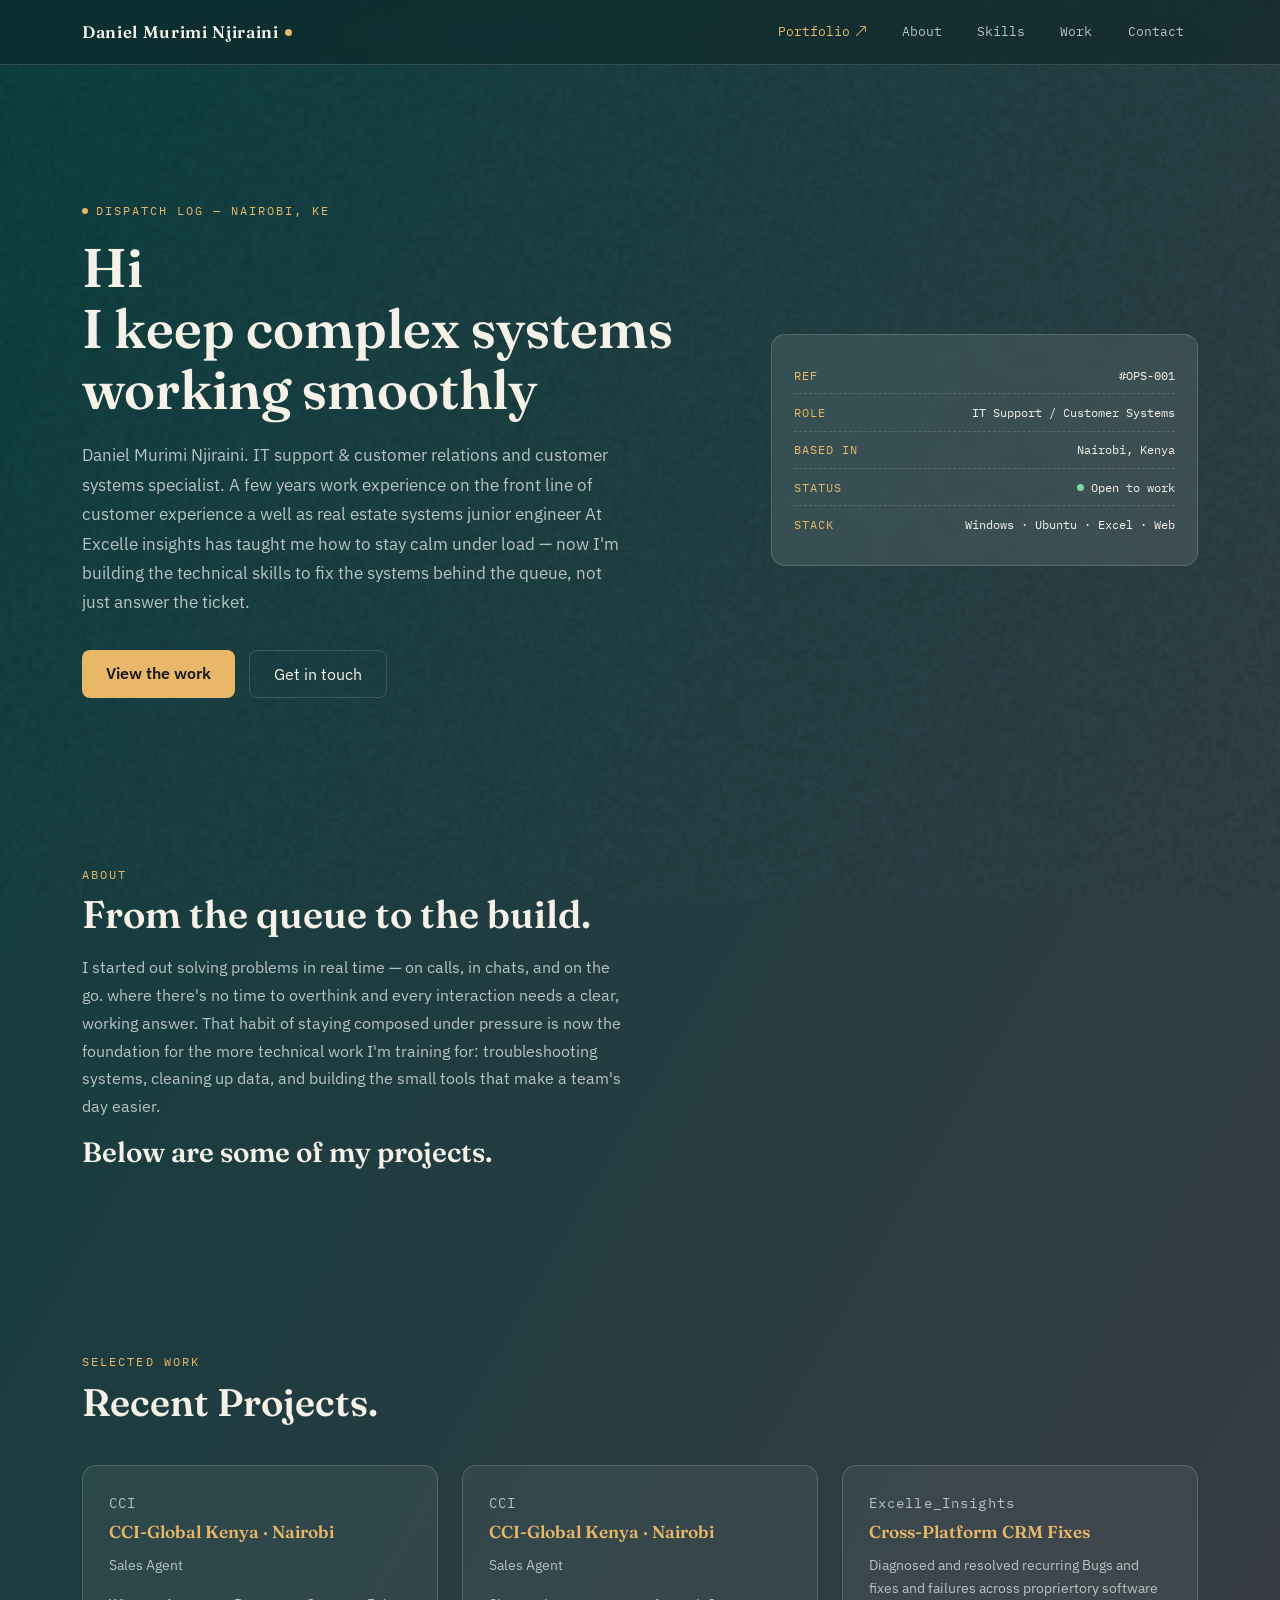
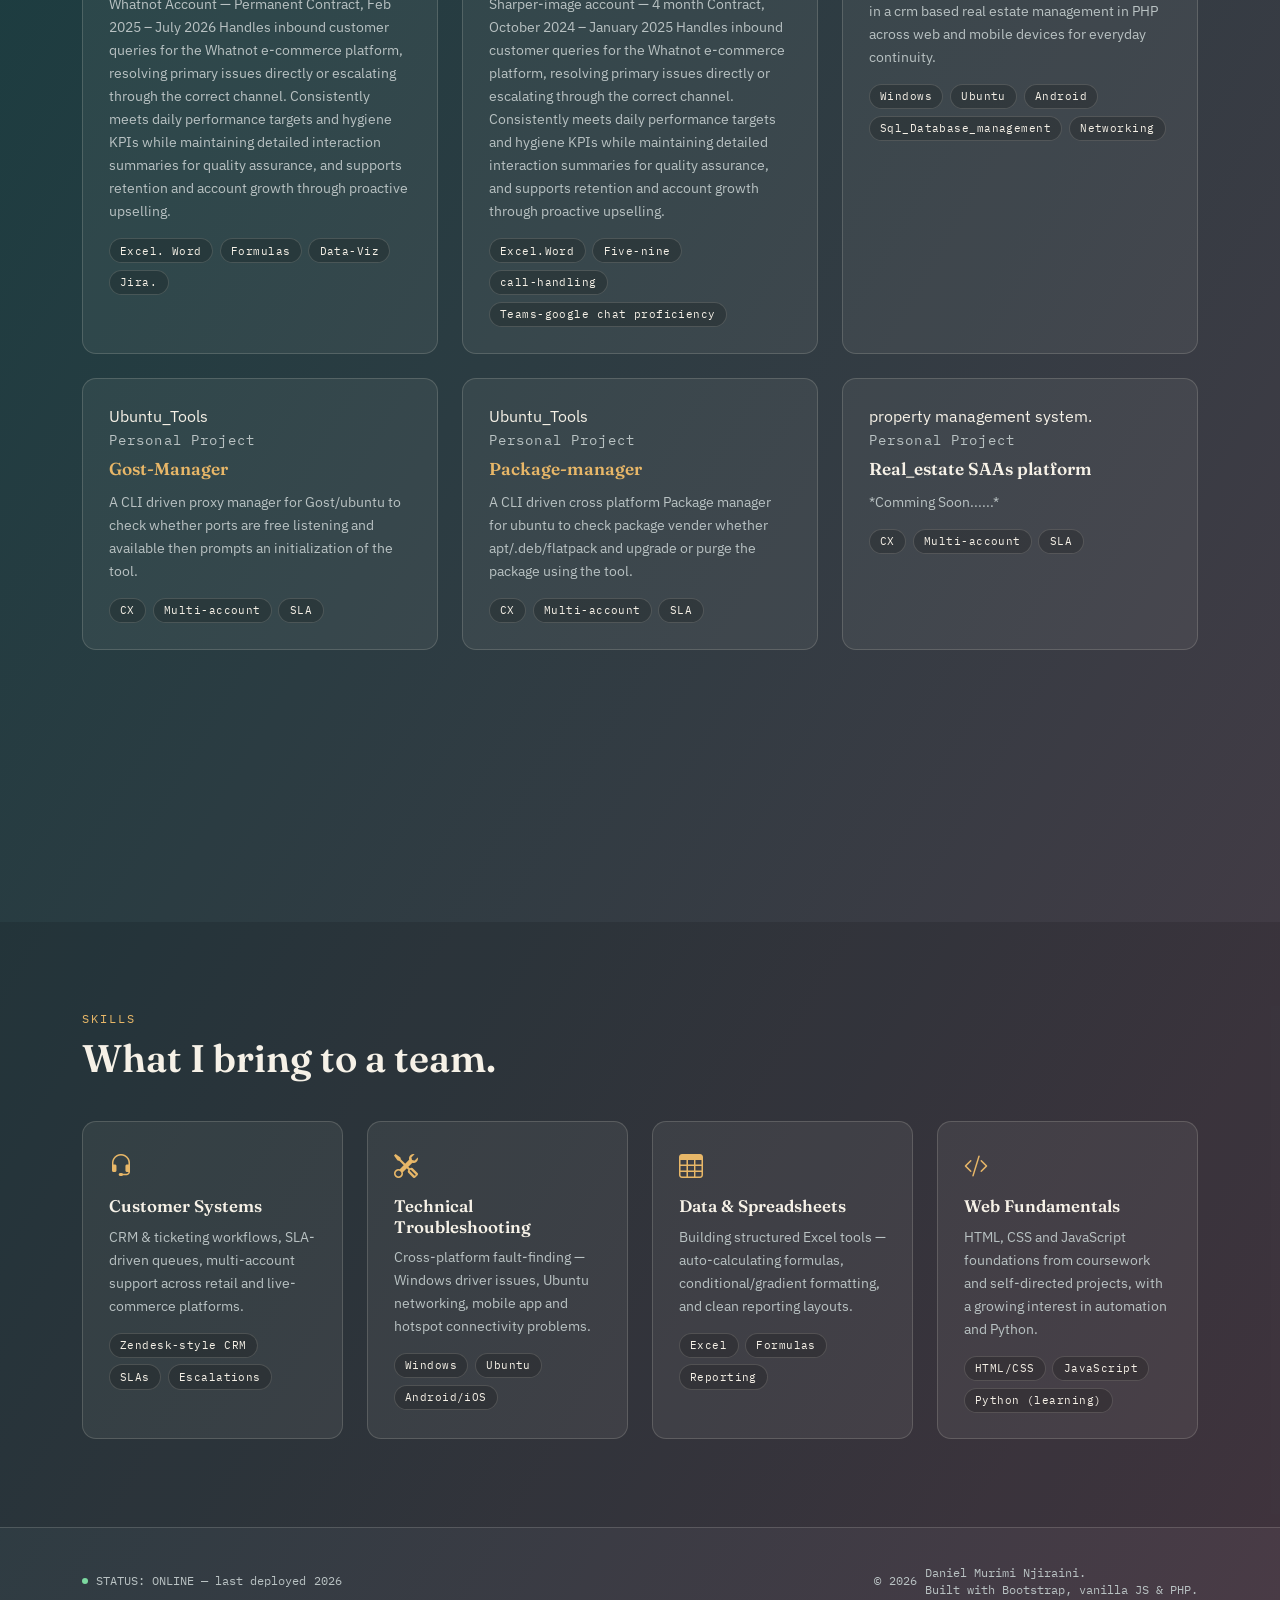
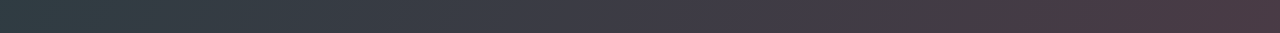
<file: index.html>
<!DOCTYPE html>
<html lang="en">
<head>
<meta charset="UTF-8">
<meta name="viewport" content="width=device-width, initial-scale=1.0">
<title>DMN IT&amp;Systems Eng.</title>
<meta name="description" content="Portfolio of Daniel Murimi Njiraini — IT support, customer systems and technical troubleshooting, based in Nairobi, Kenya.">

<!-- Fonts -->
<link rel="preconnect" href="https://fonts.googleapis.com">
<link rel="preconnect" href="https://fonts.gstatic.com" crossorigin>
<link href="https://fonts.googleapis.com/css2?family=Fraunces:opsz,wght@9..144,400;9..144,500;9..144,600&family=IBM+Plex+Mono:wght@400;500&family=IBM+Plex+Sans:wght@400;500;600&display=swap" rel="stylesheet">

<!-- Bootstrap 5 -->
<link href="https://cdn.jsdelivr.net/npm/bootstrap@5.3.3/dist/css/bootstrap.min.css" rel="stylesheet">
<link href="https://cdn.jsdelivr.net/npm/bootstrap@5.3.0/dist/css/bootstrap.min.css" rel="stylesheet">

<!-- Bootstrap Icons -->
<link rel="stylesheet" href="https://cdn.jsdelivr.net/npm/bootstrap-icons@1.11.3/font/bootstrap-icons.min.css">

<!-- Site styles -->
<link rel="stylesheet" href="css/style.css">
</head>
<body>

<!-- Animated grain layer -->
<canvas id="grain" aria-hidden="true"></canvas>

<!-- Skip link for accessibility -->
<a class="skip-link" href="#main">Skip to content</a>

<!-- NAV -->
<nav class="site-nav navbar navbar-expand-md fixed-top" id="siteNav">
  <div class="container">
    <a class="brand" href="#top">
      <span class="brand-mark">Daniel Murimi Njiraini</span><span class="brand-status" aria-hidden="true"></span>
    </a>
    <button class="navbar-toggler" type="button" data-bs-toggle="collapse" data-bs-target="#navLinks" aria-controls="navLinks" aria-expanded="false" aria-label="Toggle navigation">
      <span class="navbar-toggler-icon"></span>
    </button>
    <div class="collapse navbar-collapse" id="navLinks">
      <ul class="navbar-nav ms-auto nav-list">
        <li class="nav-item"><a class="nav-link nav-cv" href="https://primalsonics.github.io/Cv/" target="_blank" rel="noopener">Portfolio<i class="bi bi-arrow-up-right"></i></a></li>
        <li class="nav-item"><a class="nav-link" href="#about" data-nav>About</a></li>
        <li class="nav-item"><a class="nav-link" href="#skills" data-nav>Skills</a></li>
        <li class="nav-item"><a class="nav-link" href="#work" data-nav>Work</a></li>
        <li class="nav-item"><a class="nav-link" href="#contact" data-nav>Contact</a></li>
      </ul>
    </div>
  </div>
</nav>

<main id="main">

  <!-- HERO -->
   
  <header class="hero" id="top">
    <div class="container hero-grid">
      <div class="hero-copy reveal">
        <p class="eyebrow"><span class="dot" aria-hidden="true"></span>DISPATCH LOG — NAIROBI, KE</p>
        <h1 class="hero-title">Hi&nbsp;<br>I keep complex systems working smoothly&nbsp;</h1>
        <p class="hero-sub">Daniel Murimi Njiraini. IT support &amp; customer relations and customer systems specialist. A few years work experience on the front line of customer experience a well as real estate systems junior engineer At Excelle insights has taught me how to stay calm under load — now I'm building the technical skills to fix the
          systems behind the queue, not just answer the ticket.</p>
        <div class="hero-actions">
          <a href="#work" class="btn btn-cta">View the work</a>
          <a href="https://primalsonics.github.io/Cv/" class="btn btn-ghost">Get in touch</a>
        </div>
      </div>

      <aside class="hero-card reveal" aria-label="Quick facts">
        <div class="ticket">
          <div class="ticket-row"><span>REF</span><span>#OPS-001</span></div>
          <div class="ticket-row"><span>ROLE</span><span>IT Support / Customer Systems</span></div>
          <div class="ticket-row"><span>BASED IN</span><span>Nairobi, Kenya</span></div>
          <div class="ticket-row"><span>STATUS</span><span class="status-live"><i class="pulse" aria-hidden="true"></i>Open to work</span></div>
          <div class="ticket-row"><span>STACK</span><span>Windows · Ubuntu · Excel · Web</span></div>
        </div>
      </aside>
    </div>
  </header>

  <!-- ABOUT -->
  <section class="section" id="about">
    <div class="container">
      <p class="section-eyebrow">ABOUT</p>
      <div class="row gy-4">
        <div class="col-lg-6 reveal">
          <h2 class="section-title">From the queue to the build.</h2>
          <p class="lead-copy">
            I started out solving problems in real time — on calls, in chats, and on the go.
            where there's no time to overthink and every interaction needs a clear, working answer.
            That habit of staying composed under pressure is now the foundation for the more technical work
            I'm training for: troubleshooting systems, cleaning up data, and building the small tools that
            make a team's day easier.
          </p>
              <h3> Below are some of my projects.</h3>    
        </div>
      </div>
    </div>
  </section>


  <!-- WORK -->
  <section class="section" id="work">
    <div class="container">
      <p class="section-eyebrow">SELECTED WORK</p>
      <h2 class="section-title reveal">Recent Projects.</h2>

      <div class="row g-4 mt-2">

        <div class="col-md-6 col-lg-4 reveal">
          <article class="work-card">
            <p class="work-ref">CCI</p>
            <h3> <a href="https://cciglobal.com/" target="_blank" rel="noopener">CCI-Global Kenya · Nairobi </a></h3>
            <P> Sales Agent</P>
            <p> Whatnot Account — Permanent Contract, Feb 2025 – July 2026 Handles inbound customer queries for
          the Whatnot e-commerce platform, resolving primary issues directly or escalating through the
          correct channel. Consistently meets daily performance targets and hygiene KPIs while maintaining
          detailed interaction summaries for quality assurance, and supports retention and account growth
          through proactive upselling.</p>
            <div class="tags"><span>Excel. Word</span><span>Formulas</span><span>Data-Viz</span><span>Jira. </span></div>
              <div></div>  
          </article>
        </div>
        
        <div class="col-md-6 col-lg-4 reveal">
          <article class="work-card">
            <p class="work-ref">CCI</p>
            <h3> <a href="https://cciglobal.com/" target="_blank" rel="noopener">CCI-Global Kenya · Nairobi </a></h3>
            <P> Sales Agent</P>
            <p> Sharper-image account — 4 month Contract, October 2024 – January 2025 Handles inbound customer queries for
          the Whatnot e-commerce platform, resolving primary issues directly or escalating through the
          correct channel. Consistently meets daily performance targets and hygiene KPIs while maintaining
          detailed interaction summaries for quality assurance, and supports retention and account growth
          through proactive upselling.</p>
            <div class="tags"><span>Excel.Word</span><span>Five-nine</span><span>call-handling</span><span>Teams-google chat proficiency </span>
              <div></div>  
            </article>
        </div>


        <div class="col-md-6 col-lg-4 reveal">
          <article class="work-card">
            <p class="work-ref">Excelle_Insights</p>
            <h3><a href="https://excelleinsights.com/"target="_blank" rel="noopener">Cross-Platform CRM Fixes</a></h3>
            <p>Diagnosed and resolved recurring Bugs and fixes and failures across propriertory software in a crm based real estate management in PHP
             across web and mobile devices for everyday continuity.</p>
            <div class="tags"><span>Windows</span><span>Ubuntu</span><span>Android</span><span>Sql_Database_management</span><span>Networking</span></div>
            <div></div>  
          </article>
        </div>

        <div class="col-md-6 col-lg-4 reveal">
          <article class="work-card">Ubuntu_Tools
            <p class="work-ref">Personal Project</p>
            <h3> <a href="https://github.com/primalsonics/Ubuntu-Gost-manager-.git" target="_blank" rel="noopener">Gost-Manager</a></h3>
            <p>
              A CLI driven proxy manager for Gost/ubuntu to check whether ports are free listening and available then prompts an initialization of the tool.   
            </p>
            <div class="tags"><span>CX</span><span>Multi-account</span><span>SLA</span></div>
          </article>
        </div>

        <div class="col-md-6 col-lg-4 reveal">
          <article class="work-card">Ubuntu_Tools
            <p class="work-ref">Personal Project</p>
            <h3> <a href="https://github.com/primalsonics/Ubuntu-pkg-manager.git" target="_blank" rel="noopener">Package-manager</a></h3>
            <p>
              A CLI driven cross platform Package manager for ubuntu to check package vender whether apt/.deb/flatpack and upgrade or purge the package using the tool.   
            </p>
            <div class="tags"><span>CX</span><span>Multi-account</span><span>SLA</span></div>
          </article>
        </div>

        <div class="col-md-6 col-lg-4 reveal">
          <article class="work-card">property management system.
            <p class="work-ref">Personal Project</p>
            <h3> Real_estate SAAs platform</h3>
            <p>
              *Comming Soon......*   
            </p>
            <div class="tags"><span>CX</span><span>Multi-account</span><span>SLA</span></div>
          </article>
        </div>

    
      
       <p class="work-note reveal">
          
        <div class="container my-5">

          
        
    <!-- Carousel Start -->
<!-- Added 'carousel-fade' class below -->

  <!--          
<div id="workCarousel" class="carousel slide carousel-fade" data-bs-ride="carousel" data-bs-interval="4000">
    
    <div class="carousel-inner">
        <div class="carousel-item">
        <div class="carousel-item-active">
            <div class="row g-4">
           
         
                <div class="col-md-4 col-sm-6"></div>
                    <div class="card h-100">
                        <img src="~/assets/img/cci.jpeg" class="card-img-top" alt="Project 1">
                        <div class="card-body">
                            <h5 class="card-title">CCI Global (Chats)</h5>
                            <p class="card-text">Customer service agent.</p>
                        </div>
                    </div>
                </div>
     
                <div class="col-md-4 col-sm-6">
                    <div class="card h-100">
                        <img src="~/assets/img/cci.jpeg" class="card-img-top" alt="Project 2">
                        <div class="card-body">
                            <h5 class="card-title">CCI Global (Calls)</h5>
                            <p class="card-text">Customer service agent.</p>
                        </div>
                    </div>
                </div>
       
                <div class="col-md-4 col-sm-6">
                    <div class="card h-100">
                        <img src="~/assets/img/3.jpeg" class="card-img-top" alt="Project 3">
                        <div class="card-body">
                            <h5 class="card-title">Excelle-insights</h5>
                            <p class="card-text">Toubleshooting on the fly.</p>
                        </div>
                    </div>
                </div>
            </div>
        </div>

       
               
                <div class="col-md-4 col-sm-6">
                    <div class="card h-100">
                        <img src="~/assets/img/Ubuntu-logo-no-wordmark-2022.svg" class="card-img-top" alt="Project 4">
                        <div class="card-body">
                            <h5 class="card-title">Ubuntu tool</h5>
                            <p class="card-text">Gost-Manager.</p>
                        </div>
                    </div>
                </div>
        
                <div class="col-md-4 col-sm-6">
                    <div class="card h-100">
                        <img src="~/assets/img/Ubuntu-logo-no-wordmark-2022.svg" class="card-img-top" alt="Project 5">
                        <div class="card-body">
                            <h5 class="card-title">Ubuntu tool</h5>
                            <p class="card-text">Package-Manager.</p>
                        </div>
                    </div>
                </div>

          
                <div class="col-md-4 col-sm-6">
                    
                        <img src="~/assets/img/Ubuntu-logo-no-wordmark-2022.svg" class="card-img-top" alt="Project 6">
                        <div class="card-body">
                            <h5 class="card-title">Saas Real estate project</h5>
                      
                            <p class="card-text">coming soon.......</p>
                        </div>
                    </div>
                </div>
            </div>
        </div>

    </div>


    <button class="carousel-control-prev" type="button" data-bs-target="#workCarousel" data-bs-slide="prev">
        <span class="carousel-control-prev-icon" aria-hidden="true"></span>
        <span class="visually-hidden">Previous</span>
    </button>
    <button class="carousel-control-next" type="button" data-bs-target="#workCarousel" data-bs-slide="next">
        <span class="carousel-control-next-icon" aria-hidden="true"></span>
        <span class="visually-hidden">Next</span>
    </button>
</div>
 
          Carousel End -->   




</div>

      </p>
    </div>
  </section>

  <!-- CONTACT 
  <section class="section section-alt" id="contact">
    <div class="container">
      <div class="row g-5">
        <div class="col-lg-5 reveal">
          <p class="section-eyebrow">CONTACT</p>
          <h2 class="section-title">Open a Task Request.</h2>
          <p class="lead-copy">Looking for IT support, technical customer success or systems-adjacent roles in
            Nairobi or remotely. I usually reply within a day.</p>
          <ul class="contact-list">
            <li><i class="bi bi-envelope"></i><a href="danieltove14@gmail.com">send me an email</a></li>
            <li><i class="bi bi-linkedin"></i><a href="linkedin.com/in/murimi-mn-njiraini000" target="_blank" rel="noopener">linkedin.com</a></li>
            <li><i class="bi bi-github"></i><a href="https://github.com/primalsonics" target="_blank" rel="noopener">github.com</a></li>
            <li><i class="bi bi-geo-alt"></i><span>Nairobi, Kenya</span></li>
          </ul>
        </div>

        <div class="col-lg-7 reveal">
          <form id="contactForm" class="contact-form" novalidate>
            <div class="row g-3">
              <div class="col-md-6">
                <label class="form-label" for="name">Name</label>
                <input class="form-control" type="text" id="name" name="name" required>
              </div>
              <div class="col-md-6">
                <label class="form-label" for="email">Email</label>
                <input class="form-control" type="email" id="email" name="email" required>
              </div>
              <div class="col-12">
                <label class="form-label" for="subject">Subject</label>
                <input class="form-control" type="text" id="subject" name="subject" required>
              </div>
              <div class="col-12">
                <label class="form-label" for="message">Message</label>
                <textarea class="form-control" id="message" name="message" rows="5" required></textarea>
              </div>
              <div class="col-12">
                <button type="submit" class="btn btn-cta w-100 w-md-auto" id="contactSubmit">Send message</button>
                <p class="form-status" id="formStatus" role="status" aria-live="polite"></p>
              </div>
            </div>
          </form>
        </div>
      </div>
    </div>  
-->

<!-- SKILLS -->
  <section class="section section-alt" id="skills">
    <div class="container">
      <p class="section-eyebrow">SKILLS</p>
      <h2 class="section-title reveal">What I bring to a team.</h2>
      <div class="row g-4 mt-2">

        <div class="col-md-6 col-lg-3 reveal">
          <div class="skill-card">
            <i class="bi bi-headset"></i>
            <h3>Customer Systems</h3>
            <p>CRM &amp; ticketing workflows, SLA-driven queues, multi-account support across retail and
              live-commerce platforms.</p>
            <div class="tags"><span>Zendesk-style CRM</span><span>SLAs</span><span>Escalations</span></div>
          </div>
        </div>

        <div class="col-md-6 col-lg-3 reveal">
          <div class="skill-card">
            <i class="bi bi-tools"></i>
            <h3>Technical Troubleshooting</h3>
            <p>Cross-platform fault-finding — Windows driver issues, Ubuntu networking, mobile app and
              hotspot connectivity problems.</p>
            <div class="tags"><span>Windows</span><span>Ubuntu</span><span>Android/iOS</span></div>
          </div>
        </div>

        <div class="col-md-6 col-lg-3 reveal">
          <div class="skill-card">
            <i class="bi bi-table"></i>
            <h3>Data &amp; Spreadsheets</h3>
            <p>Building structured Excel tools — auto-calculating formulas, conditional/gradient formatting,
              and clean reporting layouts.</p>
            <div class="tags"><span>Excel</span><span>Formulas</span><span>Reporting</span></div>
          </div>
        </div>

        <div class="col-md-6 col-lg-3 reveal">
          <div class="skill-card">
            <i class="bi bi-code-slash"></i>
            <h3>Web Fundamentals</h3>
            <p>HTML, CSS and JavaScript foundations from coursework and self-directed projects, with a growing
              interest in automation and Python.</p>
            <div class="tags"><span>HTML/CSS</span><span>JavaScript</span><span>Python (learning)</span></div>
          </div>
        </div>

      </div>
    </div>
  </section>

  </section>



</main>

<footer class="site-footer">
  <div class="container footer-grid">
    <p class="mono-small"><span class="pulse small" aria-hidden="true"></span>STATUS: ONLINE — last deployed <span id="deployYear"></span></p>
    <p class="mono-small">&copy; <span id="year"></span> Daniel Murimi Njiraini. <br>Built with Bootstrap, vanilla JS &amp; PHP.</p>
  </div>
</footer>

<!-- Bootstrap JS -->
<script src="https://cdn.jsdelivr.net/npm/bootstrap@5.3.3/dist/js/bootstrap.bundle.min.js"></script>
<script src="js/grain.js"></script>
<script src="js/main.js"></script>
<script src="https://cdn.jsdelivr.net/npm/bootstrap@5.3.0/dist/js/bootstrap.bundle.min.js"></script>
</body>
</html>
</file>
<file: css/style.css>
/* ==========================================================================
   Daniel Murimi Njiraini — Portfolio
   Theme: "Dispatch" — warm dusk gradient, ticket/ops vernacular, film grain
   ========================================================================== */

:root {
  /* Palette */
  --ink:        #1B1B1F;
  --paper:      #F6F1E7;
  --teal-deep:  #0B3D3E;
  --teal-mid:   #14555A;
  --dusk:       #6B3A4A;
  --amber:      #C8672E;
  --gold:       #E8B768;
  --slate:      #B9C2C3;

  --surface:        rgba(246, 241, 231, 0.06);
  --surface-strong: rgba(246, 241, 231, 0.10);
  --border:         rgba(246, 241, 231, 0.16);

  --radius: 14px;
  --radius-sm: 8px;

  --font-display: "Fraunces", serif;
  --font-body: "IBM Plex Sans", -apple-system, Segoe UI, sans-serif;
  --font-mono: "IBM Plex Mono", "SFMono-Regular", monospace;
}

/* ---------- Base ---------- */
* { box-sizing: border-box; }

html { scroll-behavior: smooth; }

body {
  margin: 0;
  font-family: var(--font-body);
  color: var(--paper);
  background: linear-gradient(120deg, var(--teal-deep), var(--dusk) 55%, var(--amber));
  background-size: 280% 280%;
  animation: gradientFlow 36s ease-in-out infinite alternate;
  min-height: 100vh;
  position: relative;
  overflow-x: hidden;
}

@keyframes gradientFlow {
  0%   { background-position: 0% 30%; }
  50%  { background-position: 70% 70%; }
  100% { background-position: 100% 0%; }
}

@media (prefers-reduced-motion: reduce) {
  body { animation: none; }
  html { scroll-behavior: auto; }
  * { animation-duration: 0.001ms !important; transition-duration: 0.001ms !important; }
}

/* Grain canvas overlay */
#grain {
  position: fixed;
  inset: 0;
  width: 100%;
  height: 100%;
  z-index: 1;
  pointer-events: none;
  opacity: 0.07;
  mix-blend-mode: overlay;
}

.skip-link {
  position: absolute;
  left: -999px;
  top: auto;
  background: var(--paper);
  color: var(--ink);
  padding: 0.5rem 1rem;
  z-index: 999;
}
.skip-link:focus {
  left: 1rem;
  top: 1rem;
}

main, .site-nav, .site-footer { position: relative; z-index: 2; }

a { color: var(--gold); text-decoration: none; }
a:hover { color: var(--paper); }

:focus-visible {
  outline: 2px solid var(--gold);
  outline-offset: 3px;
}

.container { max-width: 1140px; }

/* ---------- Typography ---------- */
h1, h2, h3, .brand-mark { font-family: var(--font-display); font-weight: 600; }

.section-title {
  font-family: var(--font-display);
  font-size: clamp(1.7rem, 1.2rem + 1.6vw, 2.4rem);
  font-weight: 600;
  margin-bottom: 1rem;
  color: var(--paper);
}

.section-eyebrow {
  font-family: var(--font-mono);
  font-size: 0.72rem;
  letter-spacing: 0.18em;
  color: var(--gold);
  margin-bottom: 0.5rem;
}

.lead-copy {
  color: var(--slate);
  font-size: 1.02rem;
  line-height: 1.7;
}

/* ---------- Nav ---------- */
.site-nav {
  padding: 0.9rem 0;
  background: rgba(11, 30, 31, 0.45);
  backdrop-filter: blur(10px);
  -webkit-backdrop-filter: blur(10px);
  border-bottom: 1px solid var(--border);
  transition: background 0.3s ease;
}

.brand {
  display: inline-flex;
  align-items: center;
  gap: 0.4rem;
  font-size: 1.05rem;
  letter-spacing: 0.04em;
  color: var(--paper);
}
.brand-mark { font-weight: 600; }
.brand-status {
  width: 7px; height: 7px;
  border-radius: 50%;
  background: var(--gold);
  display: inline-block;
  box-shadow: 0 0 0 0 rgba(232, 183, 104, 0.6);
  animation: pulseRing 2.4s ease-out infinite;
}

.nav-list { gap: 0.4rem; }
.nav-link {
  font-family: var(--font-mono);
  font-size: 0.82rem;
  color: var(--slate) !important;
  padding: 0.5rem 0.9rem !important;
  border-radius: var(--radius-sm);
  transition: color 0.2s ease, background 0.2s ease;
}
.nav-link:hover, .nav-link.active { color: var(--paper) !important; background: var(--surface); }
.nav-cv { display: inline-flex; align-items: center; gap: 0.25rem; color: var(--gold) !important; }

.navbar-toggler { border-color: var(--border); }
.navbar-toggler-icon {
  filter: invert(1) grayscale(1) brightness(2);
}

/* ---------- Hero ---------- */
.hero { padding: 8.5rem 0 5rem; }

.hero-grid {
  display: grid;
  grid-template-columns: 1.5fr 1fr;
  gap: 3rem;
  align-items: center;
}

.eyebrow {
  font-family: var(--font-mono);
  font-size: 0.78rem;
  letter-spacing: 0.16em;
  color: var(--gold);
  display: flex;
  align-items: center;
  gap: 0.5rem;
  margin-bottom: 1.1rem;
}
.eyebrow .dot {
  width: 6px; height: 6px;
  border-radius: 50%;
  background: var(--gold);
}

.hero-title {
  font-size: clamp(2.1rem, 1.6rem + 2.6vw, 3.4rem);
  line-height: 1.12;
  margin-bottom: 1.3rem;
  color: var(--paper);
}

.hero-sub {
  color: var(--slate);
  font-size: 1.05rem;
  line-height: 1.75;
  max-width: 540px;
  margin-bottom: 2rem;
}

.hero-actions { display: flex; gap: 0.9rem; flex-wrap: wrap; }

.btn-cta {
  background: var(--gold);
  color: var(--ink);
  font-weight: 600;
  padding: 0.7rem 1.5rem;
  border-radius: var(--radius-sm);
  border: none;
  transition: transform 0.18s ease, box-shadow 0.18s ease;
}
.btn-cta:hover { transform: translateY(-2px); box-shadow: 0 10px 24px -10px rgba(232,183,104,0.55); color: var(--ink); }

.btn-ghost {
  border: 1px solid var(--border);
  color: var(--paper);
  padding: 0.7rem 1.5rem;
  border-radius: var(--radius-sm);
  transition: border-color 0.18s ease, background 0.18s ease;
}
.btn-ghost:hover { border-color: var(--gold); background: var(--surface); color: var(--paper); }

/* Hero ticket card */
.hero-card { justify-self: end; width: 100%; }
.ticket {
  background: var(--surface-strong);
  border: 1px solid var(--border);
  border-radius: var(--radius);
  padding: 1.4rem;
  backdrop-filter: blur(6px);
}
.ticket-row {
  display: flex;
  justify-content: space-between;
  gap: 1rem;
  font-family: var(--font-mono);
  font-size: 0.78rem;
  padding: 0.55rem 0;
  border-bottom: 1px dashed var(--border);
  color: var(--slate);
}
.ticket-row:last-child { border-bottom: none; }
.ticket-row span:first-child { color: var(--gold); letter-spacing: 0.08em; }
.ticket-row span:last-child { color: var(--paper); text-align: right; }

.status-live { display: inline-flex; align-items: center; gap: 0.4rem; }
.pulse {
  width: 7px; height: 7px;
  border-radius: 50%;
  background: #7CD9A0;
  display: inline-block;
  box-shadow: 0 0 0 0 rgba(124,217,160,0.6);
  animation: pulseRing 2.2s ease-out infinite;
}
.pulse.small { width: 6px; height: 6px; }

@keyframes pulseRing {
  0%   { box-shadow: 0 0 0 0 rgba(232,183,104,0.55); }
  70%  { box-shadow: 0 0 0 7px rgba(232,183,104,0); }
  100% { box-shadow: 0 0 0 0 rgba(232,183,104,0); }
}

/* ---------- Sections ---------- */
.section { padding: 5.5rem 0; }
.section-alt { background: rgba(0,0,0,0.12); }

/* Timeline */
.timeline { list-style: none; padding: 0; margin: 0; border-left: 1px solid var(--border); }
.timeline li {
  position: relative;
  padding: 0 0 1.6rem 1.6rem;
  display: flex;
  flex-direction: column;
}
.timeline li::before {
  content: "";
  position: absolute;
  left: -5px; top: 4px;
  width: 9px; height: 9px;
  border-radius: 50%;
  background: var(--gold);
}
.timeline-date { font-family: var(--font-mono); font-size: 0.74rem; color: var(--gold); letter-spacing: 0.06em; }
.timeline-role { font-weight: 600; color: var(--paper); margin-top: 0.15rem; }
.timeline-org { color: var(--slate); font-size: 0.92rem; }

/* Skill cards */
.skill-card {
  background: var(--surface);
  border: 1px solid var(--border);
  border-radius: var(--radius);
  padding: 1.6rem;
  height: 100%;
  transition: transform 0.2s ease, border-color 0.2s ease;
}
.skill-card:hover { transform: translateY(-4px); border-color: var(--gold); }
.skill-card i { font-size: 1.5rem; color: var(--gold); margin-bottom: 0.8rem; display: block; }
.skill-card h3 { font-size: 1.05rem; margin-bottom: 0.5rem; color: var(--paper); }
.skill-card p { color: var(--slate); font-size: 0.9rem; line-height: 1.6; }

.tags { display: flex; gap: 0.4rem; flex-wrap: wrap; margin-top: 0.9rem; }
.tags span {
  font-family: var(--font-mono);
  font-size: 0.68rem;
  letter-spacing: 0.04em;
  color: var(--paper);
  background: rgba(0,0,0,0.2);
  border: 1px solid var(--border);
  border-radius: 999px;
  padding: 0.22rem 0.65rem;
}

/* Work cards */
.work-card {
  background: var(--surface);
  border: 1px solid var(--border);
  border-radius: var(--radius);
  padding: 1.6rem;
  height: 100%;
  transition: transform 0.2s ease, border-color 0.2s ease;
}
.work-card:hover { transform: translateY(-4px); border-color: var(--gold); }
.work-ref { font-family: var(--font-mono); color: var(--gold); font-size: 0.74rem; letter-spacing: 0.08em; margin-bottom: 0.5rem; }
.work-card h3 { font-size: 1.08rem; color: var(--paper); margin-bottom: 0.6rem; }
.work-card p { color: var(--slate); font-size: 0.9rem; line-height: 1.6; }
.work-note { font-family: var(--font-mono); font-size: 0.76rem; color: var(--slate); margin-top: 2rem; opacity: 0.8; }

/* Contact */
.contact-list { list-style: none; padding: 0; margin-top: 1.5rem; display: flex; flex-direction: column; gap: 0.8rem; }
.contact-list li { display: flex; align-items: center; gap: 0.7rem; color: var(--slate); }
.contact-list i { color: var(--gold); width: 18px; }
.contact-list a { color: var(--paper); }
.contact-list a:hover { color: var(--gold); }

.contact-form .form-label { color: var(--slate); font-size: 0.85rem; font-family: var(--font-mono); }
.contact-form .form-control {
  background: var(--surface);
  border: 1px solid var(--border);
  color: var(--paper);
  border-radius: var(--radius-sm);
  padding: 0.65rem 0.9rem;
}
.contact-form .form-control:focus {
  background: var(--surface-strong);
  border-color: var(--gold);
  box-shadow: 0 0 0 3px rgba(232,183,104,0.18);
  color: var(--paper);
}
.contact-form .form-control::placeholder { color: rgba(246,241,231,0.4); }
.form-status { font-family: var(--font-mono); font-size: 0.82rem; margin-top: 0.8rem; min-height: 1.2em; }
.form-status.ok { color: #7CD9A0; }
.form-status.err { color: #E89A8C; }

/* Footer */
.site-footer { padding: 2.2rem 0; border-top: 1px solid var(--border); }
.footer-grid { display: flex; justify-content: space-between; flex-wrap: wrap; gap: 0.6rem; }
.mono-small { font-family: var(--font-mono); font-size: 0.72rem; color: var(--slate); margin: 0; display: flex; align-items: center; gap: 0.5rem; }

/* ---------- Scroll reveal ---------- */
.reveal {
  opacity: 0;
  transform: translateY(16px);
  transition: opacity 0.6s ease, transform 0.6s ease;
}
.reveal.is-visible { opacity: 1; transform: translateY(0); }

/* Custom CSS to slow down the sliding animation transition */
        .carousel-item {
            transition: transform 2.5s ease-in-out; /* Slows the actual slide movement */
        }
        
        /* Ensure images cover the area nicely */
        .card-img-top {
            height: 250px;
            object-fit: cover;
            background-color: #e9ecef;
        }


/* ---------- Responsive ---------- */
@media (max-width: 991px) {
  .hero-grid { grid-template-columns: 1fr; }
  .hero-card { justify-self: stretch; }
  .hero { padding-top: 7rem; }
}

@media (max-width: 575px) {
  .hero-title { font-size: 2rem; }
  .section { padding: 3.5rem 0; }
}
</file>
